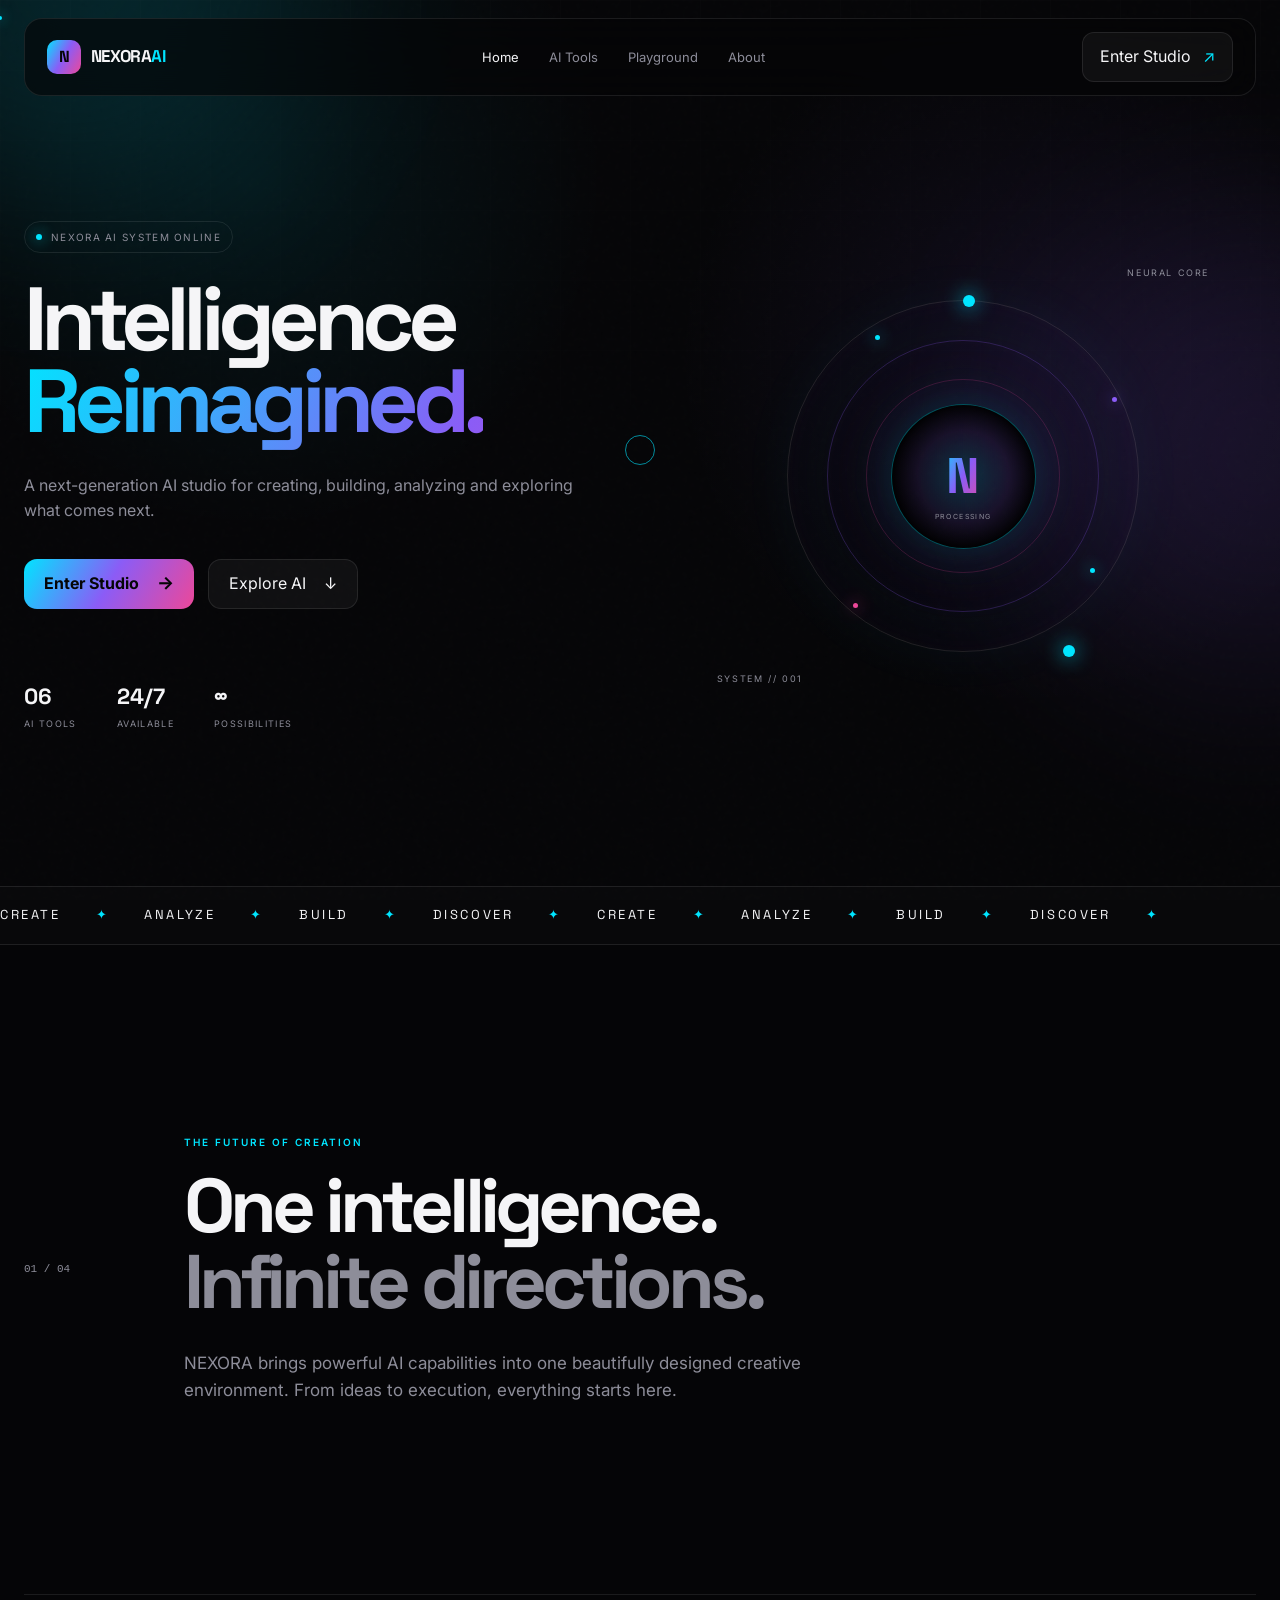
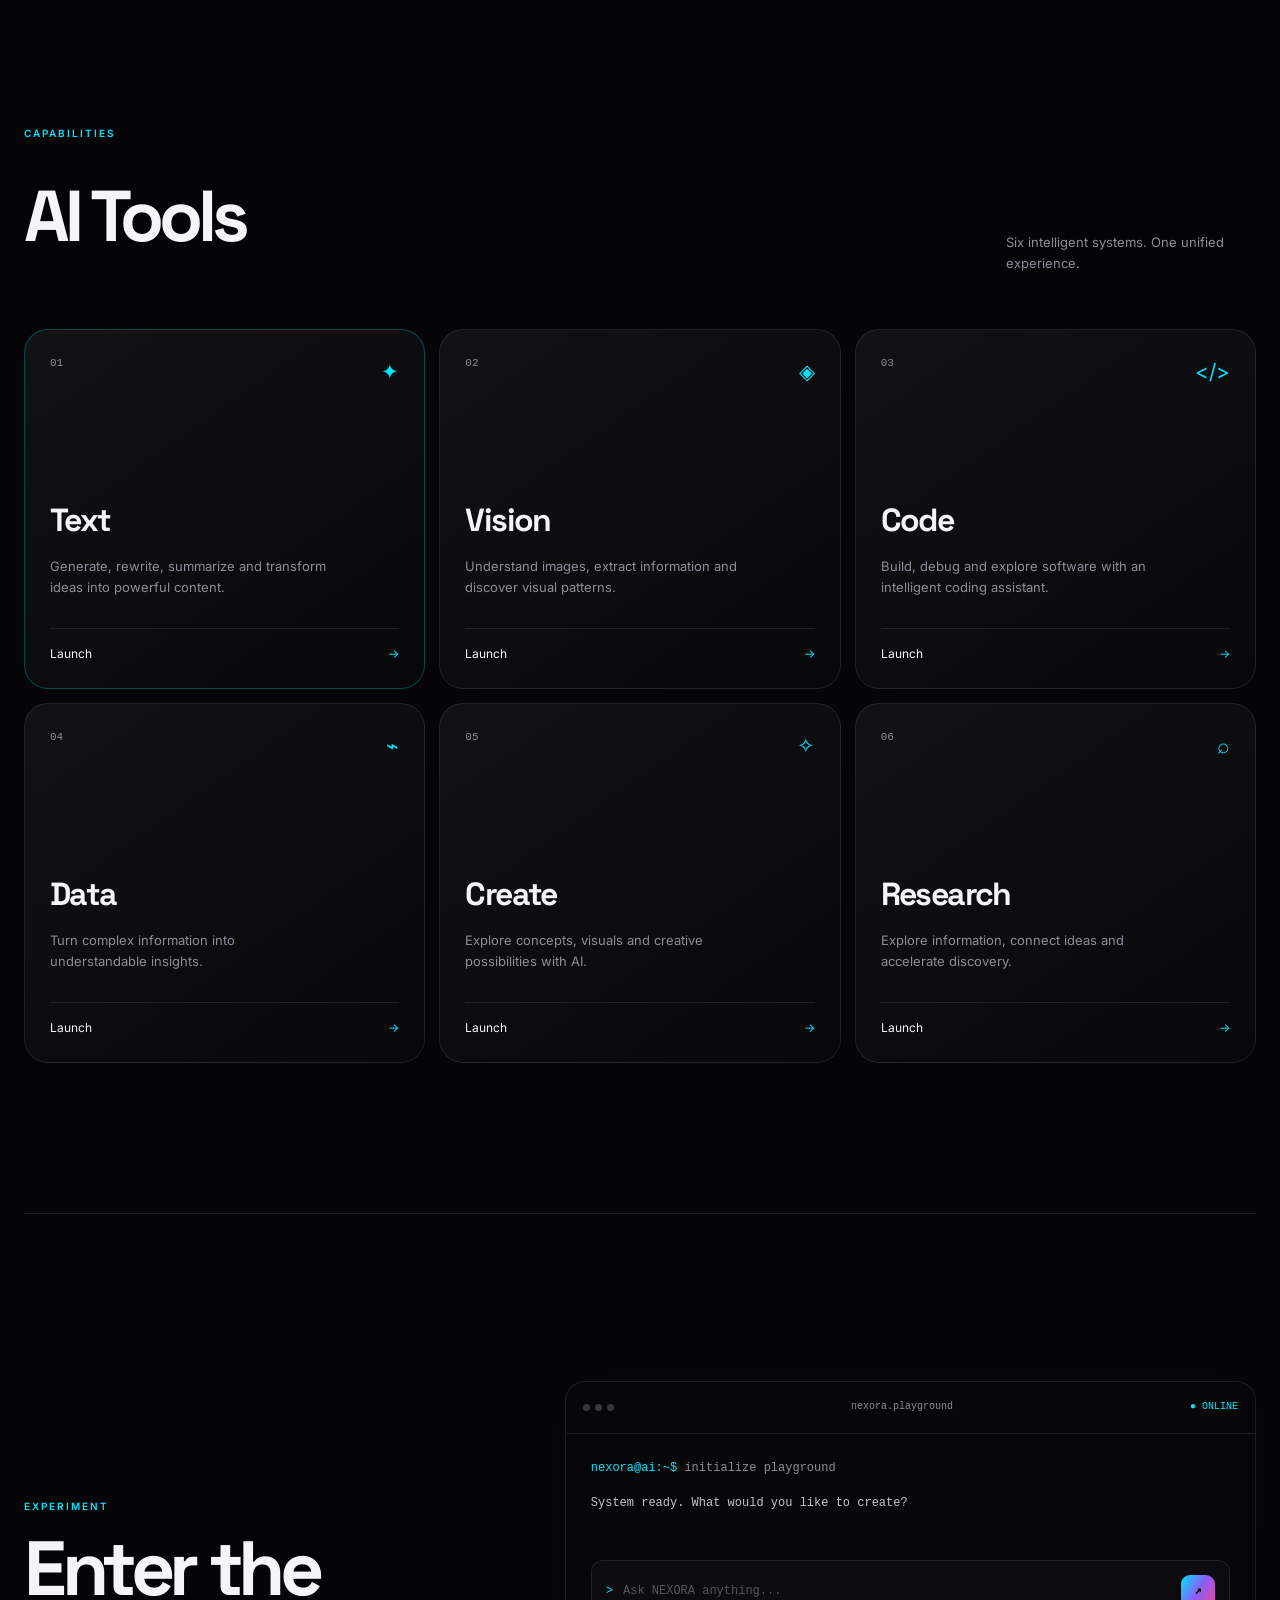
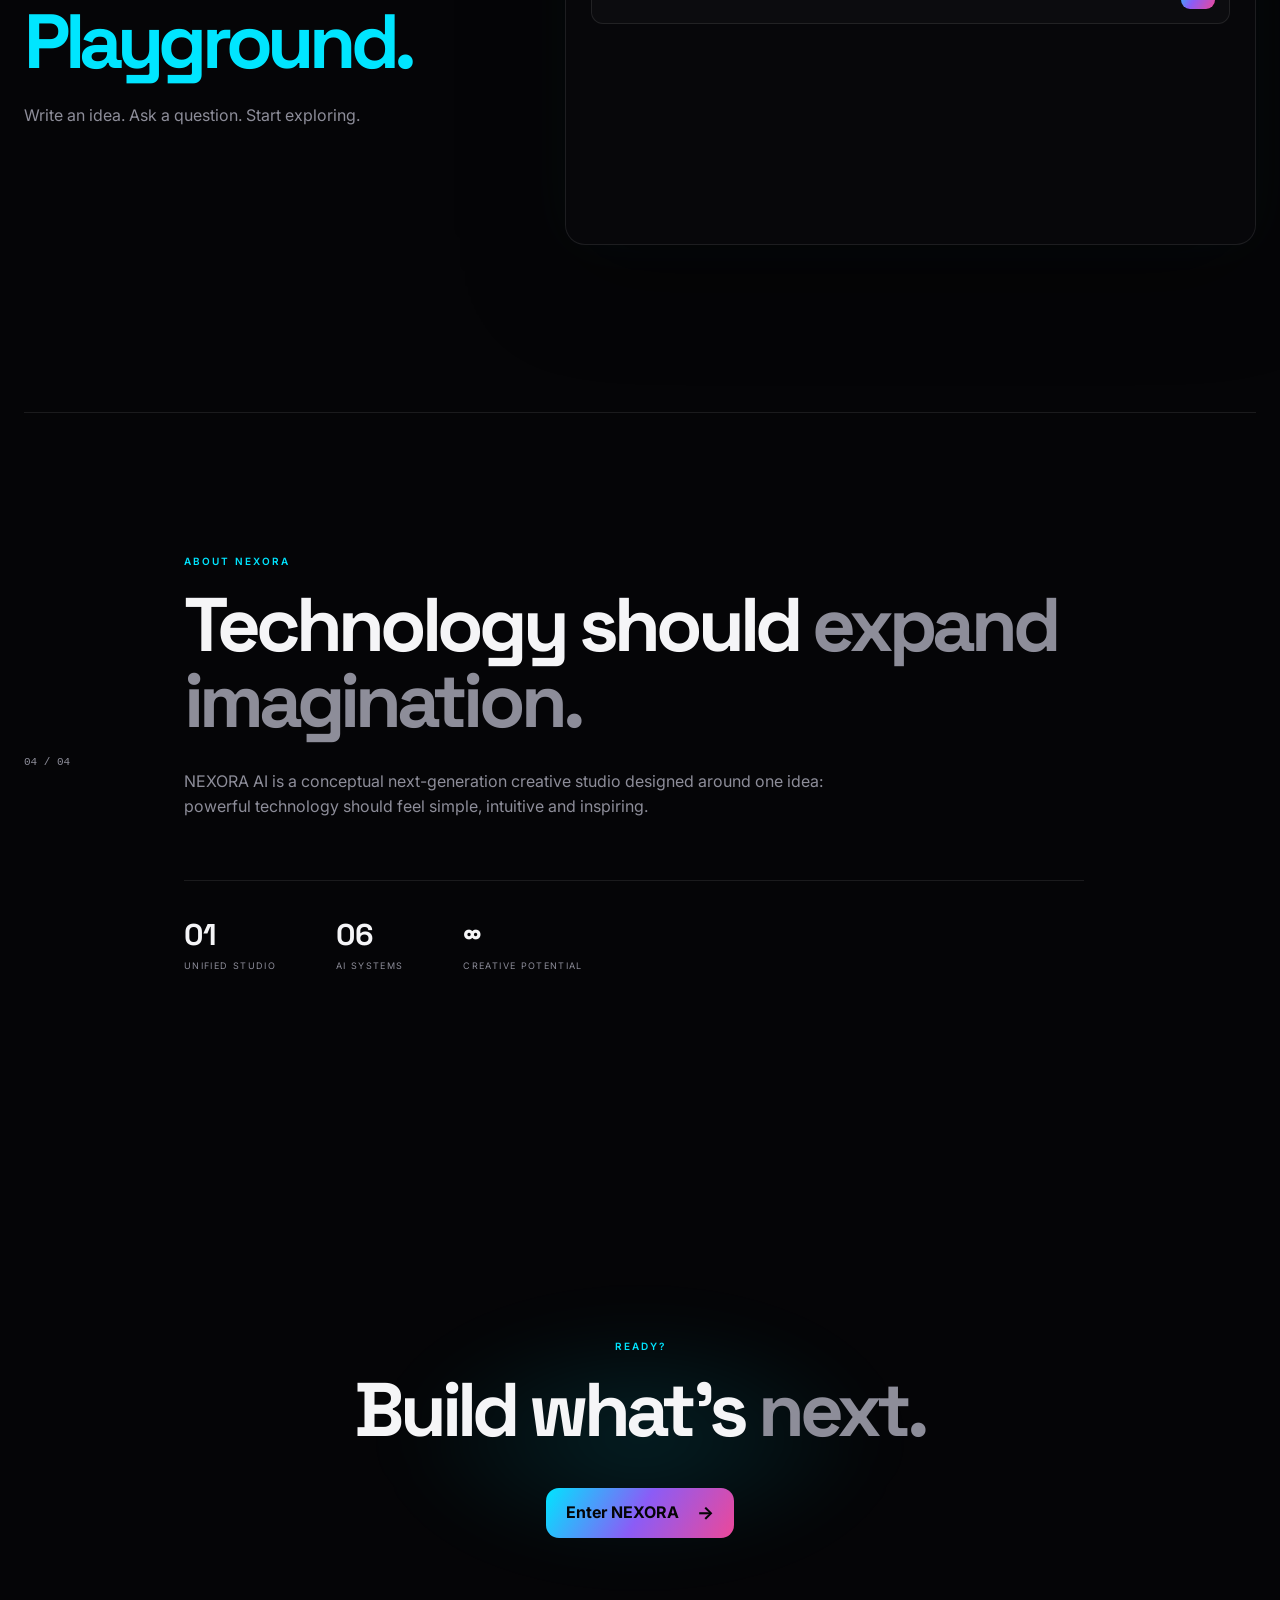
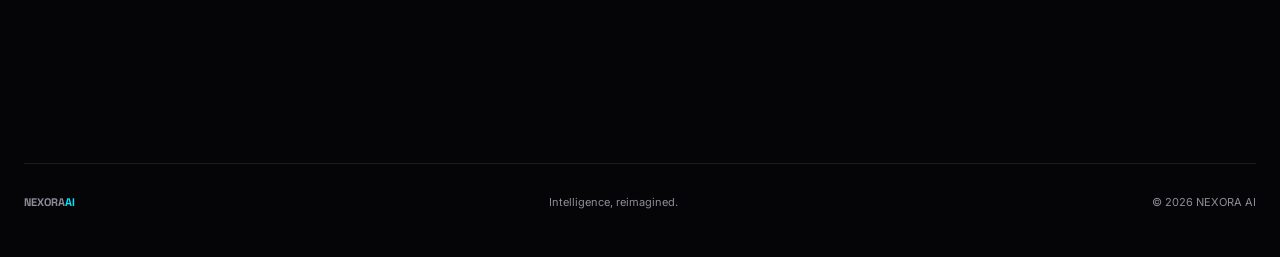
<file: index.html>
<!DOCTYPE html>
<html lang="fr">
<head>
  <meta charset="UTF-8">

  <meta
    name="viewport"
    content="width=device-width, initial-scale=1.0"
  >

  <meta
    name="description"
    content="NEXORA AI — Intelligence, reimagined."
  >

  <title>NEXORA AI — Intelligence, Reimagined</title>

  <link rel="preconnect" href="https://fonts.googleapis.com">
  <link rel="preconnect" href="https://fonts.gstatic.com" crossorigin>

  <link
    href="https://fonts.googleapis.com/css2?family=Inter:wght@400;500;600;700;800&family=Space+Grotesk:wght@400;500;600;700&display=swap"
    rel="stylesheet"
  >

  <link rel="stylesheet" href="style.css">
</head>

<body>

  <!-- BACKGROUND -->
  <div class="background">
    <div class="grid"></div>
    <div class="orb orb-one"></div>
    <div class="orb orb-two"></div>
    <div class="noise"></div>
  </div>

  <!-- CURSOR -->
  <div class="cursor"></div>
  <div class="cursor-dot"></div>

  <!-- NAVIGATION -->
  <header class="navbar">

    <a href="#home" class="logo">
      <span class="logo-mark">
        N
      </span>

      <span class="logo-text">
        NEXORA<span>AI</span>
      </span>
    </a>

    <nav class="nav-links">

      <a href="#home" class="active">
        Home
      </a>

      <a href="#tools">
        AI Tools
      </a>

      <a href="#playground">
        Playground
      </a>

      <a href="#about">
        About
      </a>

    </nav>

    <button class="nav-button" id="openStudio">
      Enter Studio
      <span>↗</span>
    </button>

    <button
      class="menu-button"
      id="menuButton"
      aria-label="Ouvrir le menu"
    >
      <span></span>
      <span></span>
    </button>

  </header>


  <!-- MOBILE MENU -->
  <div class="mobile-menu" id="mobileMenu">

    <a href="#home">Home</a>
    <a href="#tools">AI Tools</a>
    <a href="#playground">Playground</a>
    <a href="#about">About</a>

    <button id="mobileStudio">
      Enter Studio ↗
    </button>

  </div>


  <!-- MAIN -->
  <main>

    <!-- HERO -->
    <section class="hero section" id="home">

      <div class="hero-content">

        <div class="status">
          <span class="status-dot"></span>
          NEXORA AI SYSTEM ONLINE
        </div>

        <h1>
          Intelligence
          <br>

          <span class="gradient-text">
            Reimagined.
          </span>
        </h1>

        <p class="hero-description">
          A next-generation AI studio for creating,
          building, analyzing and exploring what comes next.
        </p>

        <div class="hero-actions">

          <button class="primary-button" id="heroStudio">
            <span>Enter Studio</span>
            <span class="arrow">→</span>
          </button>

          <a href="#tools" class="secondary-button">
            Explore AI
            <span>↓</span>
          </a>

        </div>

        <div class="hero-meta">

          <div>
            <strong>06</strong>
            <span>AI TOOLS</span>
          </div>

          <div>
            <strong>24/7</strong>
            <span>AVAILABLE</span>
          </div>

          <div>
            <strong>∞</strong>
            <span>POSSIBILITIES</span>
          </div>

        </div>

      </div>


      <!-- AI CORE -->
      <div class="ai-visual">

        <div class="visual-label top-label">
          NEURAL CORE
        </div>

        <div class="core">

          <div class="core-ring ring-one"></div>
          <div class="core-ring ring-two"></div>
          <div class="core-ring ring-three"></div>

          <div class="core-center">

            <div class="core-symbol">
              N
            </div>

            <div class="core-status">
              PROCESSING
            </div>

          </div>

          <div class="particle particle-one"></div>
          <div class="particle particle-two"></div>
          <div class="particle particle-three"></div>
          <div class="particle particle-four"></div>

        </div>

        <div class="visual-label bottom-label">
          SYSTEM // 001
        </div>

      </div>

    </section>


    <!-- MARQUEE -->
    <section class="marquee-section">

      <div class="marquee">

        <span>CREATE</span>
        <span>✦</span>
        <span>ANALYZE</span>
        <span>✦</span>
        <span>BUILD</span>
        <span>✦</span>
        <span>DISCOVER</span>
        <span>✦</span>

        <span>CREATE</span>
        <span>✦</span>
        <span>ANALYZE</span>
        <span>✦</span>
        <span>BUILD</span>
        <span>✦</span>
        <span>DISCOVER</span>
        <span>✦</span>

      </div>

    </section>


    <!-- INTRO -->
    <section class="intro section">

      <div class="section-number">
        01 / 04
      </div>

      <div class="intro-content">

        <p class="eyebrow">
          THE FUTURE OF CREATION
        </p>

        <h2>
          One intelligence.
          <br>
          <span>Infinite directions.</span>
        </h2>

        <p>
          NEXORA brings powerful AI capabilities into
          one beautifully designed creative environment.
          From ideas to execution, everything starts here.
        </p>

      </div>

    </section>


    <!-- TOOLS -->
    <section class="tools section" id="tools">

      <div class="section-header">

        <div>
          <p class="eyebrow">
            CAPABILITIES
          </p>

          <h2>
            AI Tools
          </h2>
        </div>

        <p class="section-description">
          Six intelligent systems.
          One unified experience.
        </p>

      </div>


      <div class="tools-grid">

        <article class="tool-card featured">

          <div class="tool-top">
            <span class="tool-number">01</span>
            <span class="tool-icon">✦</span>
          </div>

          <div class="tool-content">

            <h3>
              Text
            </h3>

            <p>
              Generate, rewrite, summarize and
              transform ideas into powerful content.
            </p>

          </div>

          <button class="tool-launch">
            Launch
            <span>→</span>
          </button>

        </article>


        <article class="tool-card">

          <div class="tool-top">
            <span class="tool-number">02</span>
            <span class="tool-icon">◈</span>
          </div>

          <div class="tool-content">

            <h3>
              Vision
            </h3>

            <p>
              Understand images, extract information
              and discover visual patterns.
            </p>

          </div>

          <button class="tool-launch">
            Launch
            <span>→</span>
          </button>

        </article>


        <article class="tool-card">

          <div class="tool-top">
            <span class="tool-number">03</span>
            <span class="tool-icon">&lt;/&gt;</span>
          </div>

          <div class="tool-content">

            <h3>
              Code
            </h3>

            <p>
              Build, debug and explore software
              with an intelligent coding assistant.
            </p>

          </div>

          <button class="tool-launch">
            Launch
            <span>→</span>
          </button>

        </article>


        <article class="tool-card">

          <div class="tool-top">
            <span class="tool-number">04</span>
            <span class="tool-icon">⌁</span>
          </div>

          <div class="tool-content">

            <h3>
              Data
            </h3>

            <p>
              Turn complex information into
              understandable insights.
            </p>

          </div>

          <button class="tool-launch">
            Launch
            <span>→</span>
          </button>

        </article>


        <article class="tool-card">

          <div class="tool-top">
            <span class="tool-number">05</span>
            <span class="tool-icon">✧</span>
          </div>

          <div class="tool-content">

            <h3>
              Create
            </h3>

            <p>
              Explore concepts, visuals and
              creative possibilities with AI.
            </p>

          </div>

          <button class="tool-launch">
            Launch
            <span>→</span>
          </button>

        </article>


        <article class="tool-card">

          <div class="tool-top">
            <span class="tool-number">06</span>
            <span class="tool-icon">⌕</span>
          </div>

          <div class="tool-content">

            <h3>
              Research
            </h3>

            <p>
              Explore information, connect ideas
              and accelerate discovery.
            </p>

          </div>

          <button class="tool-launch">
            Launch
            <span>→</span>
          </button>

        </article>

      </div>

    </section>


    <!-- PLAYGROUND -->
    <section class="playground section" id="playground">

      <div class="playground-copy">

        <p class="eyebrow">
          EXPERIMENT
        </p>

        <h2>
          Enter the
          <span>Playground.</span>
        </h2>

        <p>
          Write an idea. Ask a question.
          Start exploring.
        </p>

      </div>


      <div class="terminal">

        <div class="terminal-header">

          <div class="terminal-dots">
            <span></span>
            <span></span>
            <span></span>
          </div>

          <span>
            nexora.playground
          </span>

          <span class="terminal-online">
            ● ONLINE
          </span>

        </div>


        <div class="terminal-body">

          <div class="terminal-line">
            <span class="prompt">nexora@ai:~$</span>
            <span> initialize playground</span>
          </div>

          <div class="terminal-response">
            System ready.
            What would you like to create?
          </div>

          <div class="terminal-input">

            <span class="prompt">
              &gt;
            </span>

            <input
              type="text"
              id="promptInput"
              placeholder="Ask NEXORA anything..."
              autocomplete="off"
            >

            <button id="sendPrompt">
              ↗
            </button>

          </div>

          <div
            class="terminal-result"
            id="terminalResult"
          ></div>

        </div>

      </div>

    </section>


    <!-- ABOUT -->
    <section class="about section" id="about">

      <div class="section-number">
        04 / 04
      </div>

      <div class="about-content">

        <p class="eyebrow">
          ABOUT NEXORA
        </p>

        <h2>
          Technology should
          <span>expand imagination.</span>
        </h2>

        <p>
          NEXORA AI is a conceptual next-generation
          creative studio designed around one idea:
          powerful technology should feel simple,
          intuitive and inspiring.
        </p>

        <div class="about-stats">

          <div>
            <strong>01</strong>
            <span>UNIFIED STUDIO</span>
          </div>

          <div>
            <strong>06</strong>
            <span>AI SYSTEMS</span>
          </div>

          <div>
            <strong>∞</strong>
            <span>CREATIVE POTENTIAL</span>
          </div>

        </div>

      </div>

    </section>


    <!-- CTA -->
    <section class="final-cta section">

      <div class="cta-glow"></div>

      <p class="eyebrow">
        READY?
      </p>

      <h2>
        Build what's
        <span>next.</span>
      </h2>

      <button class="primary-button" id="finalStudio">

        <span>Enter NEXORA</span>
        <span class="arrow">→</span>

      </button>

    </section>

  </main>


  <!-- STUDIO MODAL -->
  <div class="studio-modal" id="studioModal">

    <div class="studio-window">

      <div class="studio-window-header">

        <div class="logo">
          <span class="logo-mark">N</span>
          <span class="logo-text">
            NEXORA<span>AI</span>
          </span>
        </div>

        <button id="closeStudio">
          ×
        </button>

      </div>


      <div class="studio-layout">

        <aside class="studio-sidebar">

          <button class="studio-side active">
            ✦
            <span>Overview</span>
          </button>

          <button class="studio-side">
            ◈
            <span>Vision</span>
          </button>

          <button class="studio-side">
            &lt;/&gt;
            <span>Code</span>
          </button>

          <button class="studio-side">
            ✧
            <span>Create</span>
          </button>

        </aside>


        <div class="studio-main">

          <div class="studio-welcome">

            <span class="status">
              <span class="status-dot"></span>
              SYSTEM READY
            </span>

            <h2>
              Welcome to
              <span>NEXORA.</span>
            </h2>

            <p>
              Your intelligent creative workspace
              is ready.
            </p>

          </div>


          <div class="studio-command">

            <textarea
              id="studioInput"
              placeholder="What would you like to create?"
            ></textarea>

            <button id="studioSend">
              Run →
            </button>

          </div>


          <div
            class="studio-output"
            id="studioOutput"
          >
            <span class="output-label">
              NEXORA OUTPUT
            </span>

            <p>
              Awaiting your first command...
            </p>

          </div>

        </div>

      </div>

    </div>

  </div>


  <!-- FOOTER -->
  <footer>

    <div class="footer-logo">
      NEXORA<span>AI</span>
    </div>

    <p>
      Intelligence, reimagined.
    </p>

    <span>
      © 2026 NEXORA AI
    </span>

  </footer>


  <script src="script.js"></script>

</body>
</html>
</file>
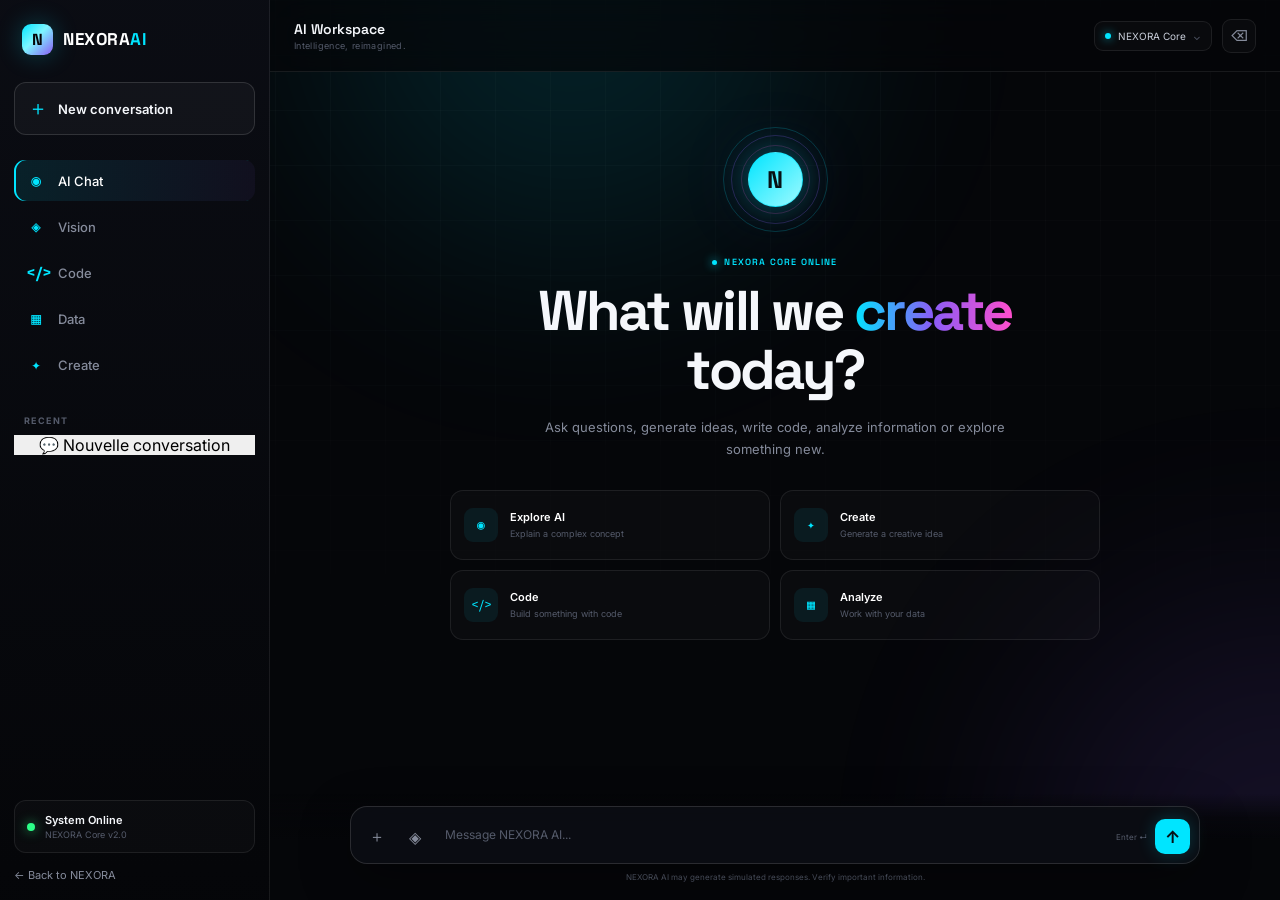
<file: workspace.html>
<!DOCTYPE html>
<html lang="fr">
<head>
    <meta charset="UTF-8">
    <meta name="viewport" content="width=device-width, initial-scale=1.0">

    <title>NEXORA AI — Workspace</title>

    <meta
        name="description"
        content="NEXORA AI Intelligence Workspace"
    >

    <link rel="preconnect" href="https://fonts.googleapis.com">
    <link rel="preconnect" href="https://fonts.gstatic.com" crossorigin>

    <link
        href="https://fonts.googleapis.com/css2?family=Inter:wght@400;500;600;700&family=Space+Grotesk:wght@400;500;600;700&display=swap"
        rel="stylesheet"
    >

    <link rel="stylesheet" href="workspace.css">
</head>

<body>

    <!-- BACKGROUND -->
    <div class="background-grid"></div>
    <div class="background-glow glow-one"></div>
    <div class="background-glow glow-two"></div>

    <!-- APP -->
    <div class="workspace-app">

        <!-- SIDEBAR -->
        <aside class="sidebar" id="sidebar">

            <div class="sidebar-top">

                <a href="../index.html" class="brand">
                    <span class="brand-mark">
                        N
                    </span>

                    <span class="brand-name">
                        NEXORA<span>AI</span>
                    </span>
                </a>

                <button
                    class="new-chat"
                    id="newChatBtn"
                    type="button"
                >
                    <span>＋</span>
                    <span>New conversation</span>
                </button>

                <!-- NAVIGATION -->
                <nav class="workspace-nav">

                    <button class="nav-item active" data-mode="chat">
                        <span class="nav-icon">◉</span>
                        <span>AI Chat</span>
                    </button>

                    <button class="nav-item" data-mode="vision">
                        <span class="nav-icon">◈</span>
                        <span>Vision</span>
                    </button>

                    <button class="nav-item" data-mode="code">
                        <span class="nav-icon">&lt;/&gt;</span>
                        <span>Code</span>
                    </button>

                    <button class="nav-item" data-mode="data">
                        <span class="nav-icon">▦</span>
                        <span>Data</span>
                    </button>

                    <button class="nav-item" data-mode="create">
                        <span class="nav-icon">✦</span>
                        <span>Create</span>
                    </button>

                </nav>

                <!-- RECENT -->
                <div class="recent-section">

                    <div class="section-label">
                        RECENT
                    </div>

                    <div class="conversation-list" id="conversationList">

                        <button class="conversation active">
                            <span>◉</span>
                            <span>Welcome to NEXORA</span>
                        </button>

                    </div>

                </div>

            </div>

            <!-- SIDEBAR BOTTOM -->
            <div class="sidebar-bottom">

                <div class="system-status">
                    <span class="status-dot"></span>

                    <div>
                        <strong>System Online</strong>
                        <small>NEXORA Core v2.0</small>
                    </div>
                </div>

                <button class="back-home" id="backHomeBtn">
                    ← Back to NEXORA
                </button>

            </div>

        </aside>


        <!-- MAIN -->
        <main class="main-workspace">

            <!-- TOPBAR -->
            <header class="workspace-header">

                <div class="header-left">

                    <button
                        class="mobile-menu"
                        id="mobileMenuBtn"
                        type="button"
                        aria-label="Open menu"
                    >
                        ☰
                    </button>

                    <div>
                        <div class="workspace-title">
                            AI Workspace
                        </div>

                        <div class="workspace-subtitle">
                            Intelligence, reimagined.
                        </div>
                    </div>

                </div>

                <div class="header-right">

                    <div class="model-selector">
                        <span class="model-dot"></span>
                        <span>NEXORA Core</span>
                        <span class="selector-arrow">⌄</span>
                    </div>

                    <button
                        class="icon-button"
                        id="clearBtn"
                        type="button"
                        aria-label="Clear conversation"
                    >
                        ⌫
                    </button>

                </div>

            </header>


            <!-- CHAT AREA -->
            <section class="chat-area" id="chatArea">

                <!-- WELCOME -->
                <div class="welcome-screen" id="welcomeScreen">

                    <div class="ai-orb">

                        <div class="orb-ring ring-a"></div>
                        <div class="orb-ring ring-b"></div>
                        <div class="orb-ring ring-c"></div>

                        <div class="orb-core">
                            N
                        </div>

                    </div>

                    <div class="welcome-status">
                        <span></span>
                        NEXORA CORE ONLINE
                    </div>

                    <h1>
                        What will we
                        <span>create</span>
                        today?
                    </h1>

                    <p>
                        Ask questions, generate ideas,
                        write code, analyze information
                        or explore something new.
                    </p>

                    <!-- SUGGESTIONS -->
                    <div class="suggestions">

                        <button
                            class="suggestion"
                            data-prompt="Explique-moi comment fonctionne l'intelligence artificielle."
                        >
                            <span>◉</span>
                            <div>
                                <strong>Explore AI</strong>
                                <small>Explain a complex concept</small>
                            </div>
                        </button>

                        <button
                            class="suggestion"
                            data-prompt="Crée-moi une idée de site web futuriste."
                        >
                            <span>✦</span>
                            <div>
                                <strong>Create</strong>
                                <small>Generate a creative idea</small>
                            </div>
                        </button>

                        <button
                            class="suggestion"
                            data-prompt="Écris-moi un exemple de code JavaScript moderne."
                        >
                            <span>&lt;/&gt;</span>
                            <div>
                                <strong>Code</strong>
                                <small>Build something with code</small>
                            </div>
                        </button>

                        <button
                            class="suggestion"
                            data-prompt="Donne-moi une méthode pour analyser un jeu de données."
                        >
                            <span>▦</span>
                            <div>
                                <strong>Analyze</strong>
                                <small>Work with your data</small>
                            </div>
                        </button>

                    </div>

                </div>


                <!-- MESSAGES -->
                <div
                    class="messages-container"
                    id="messagesContainer"
                ></div>

            </section>


            <!-- INPUT AREA -->
            <section class="composer-section">

                <div class="composer-wrapper">

                    <div class="composer-tools">

                        <button
                            class="composer-tool"
                            id="attachBtn"
                            type="button"
                        >
                            ＋
                        </button>

                        <button
                            class="composer-tool"
                            type="button"
                            data-mode="vision"
                        >
                            ◈
                        </button>

                    </div>

                    <textarea
                        id="promptInput"
                        class="prompt-input"
                        rows="1"
                        placeholder="Message NEXORA AI..."
                        autocomplete="off"
                    ></textarea>

                    <div class="composer-actions">

                        <span class="shortcut">
                            Enter ↵
                        </span>

                        <button
                            class="send-button"
                            id="sendBtn"
                            type="button"
                            aria-label="Send message"
                        >
                            ↑
                        </button>

                    </div>

                </div>

                <div class="composer-note">
                    NEXORA AI may generate simulated responses.
                    Verify important information.
                </div>

            </section>

        </main>

    </div>


    <!-- MOBILE OVERLAY -->
    <div
        class="sidebar-overlay"
        id="sidebarOverlay"
    ></div>


    <!-- JAVASCRIPT -->
    <script src="workspace.js"></script>

</body>
</html>
</file>
<file: style.css>
/* =========================================================
   NEXORA AI — FUTURISTIC AI STUDIO
   STYLE.CSS
========================================================= */

:root {
  --bg: #050507;
  --bg-soft: #0a0a0f;
  --surface: rgba(255, 255, 255, 0.045);
  --surface-strong: rgba(255, 255, 255, 0.075);

  --text: #f5f5f7;
  --muted: #8d8d99;
  --line: rgba(255, 255, 255, 0.09);

  --cyan: #00e5ff;
  --violet: #8b5cf6;
  --pink: #ec4899;

  --gradient: linear-gradient(
    120deg,
    var(--cyan),
    var(--violet),
    var(--pink)
  );

  --radius: 24px;
  --max-width: 1280px;

  --font-main: "Inter", sans-serif;
  --font-display: "Space Grotesk", sans-serif;
}

/* =========================================================
   RESET
========================================================= */

* {
  margin: 0;
  padding: 0;
  box-sizing: border-box;
}

html {
  scroll-behavior: smooth;
}

body {
  background: var(--bg);
  color: var(--text);
  font-family: var(--font-main);
  overflow-x: hidden;
  line-height: 1.6;
}

button,
input,
textarea {
  font: inherit;
}

button {
  border: 0;
  cursor: pointer;
}

a {
  color: inherit;
  text-decoration: none;
}

/* =========================================================
   BACKGROUND
========================================================= */

.background {
  position: fixed;
  inset: 0;
  pointer-events: none;
  overflow: hidden;
  z-index: -10;
  background:
    radial-gradient(
      circle at 20% 20%,
      rgba(0, 229, 255, 0.07),
      transparent 28%
    ),
    radial-gradient(
      circle at 80% 40%,
      rgba(139, 92, 246, 0.08),
      transparent 30%
    ),
    var(--bg);
}

.grid {
  position: absolute;
  inset: 0;
  opacity: 0.25;

  background-image:
    linear-gradient(
      rgba(255,255,255,0.035) 1px,
      transparent 1px
    ),
    linear-gradient(
      90deg,
      rgba(255,255,255,0.035) 1px,
      transparent 1px
    );

  background-size: 70px 70px;

  mask-image: linear-gradient(
    to bottom,
    black,
    transparent 90%
  );
}

.orb {
  position: absolute;
  width: 450px;
  height: 450px;
  border-radius: 50%;
  filter: blur(100px);
  opacity: 0.12;
}

.orb-one {
  background: var(--cyan);
  top: -250px;
  left: -150px;
}

.orb-two {
  background: var(--violet);
  right: -200px;
  top: 25%;
}

.noise {
  position: absolute;
  inset: 0;
  opacity: 0.025;
  background-image: url(
    "data:image/svg+xml,%3Csvg viewBox='0 0 180 180' xmlns='http://www.w3.org/2000/svg'%3E%3Cfilter id='n'%3E%3CfeTurbulence type='fractalNoise' baseFrequency='.9' numOctaves='4' stitchTiles='stitch'/%3E%3C/filter%3E%3Crect width='100%25' height='100%25' filter='url(%23n)' opacity='.5'/%3E%3C/svg%3E"
  );
}

/* =========================================================
   NAVBAR
========================================================= */

.navbar {
  width: min(100% - 48px, var(--max-width));
  height: 78px;

  margin: 18px auto 0;

  display: flex;
  align-items: center;
  justify-content: space-between;

  padding: 0 22px;

  border: 1px solid var(--line);
  border-radius: 18px;

  background: rgba(5, 5, 7, 0.65);
  backdrop-filter: blur(20px);

  position: relative;
  z-index: 100;
}

.logo {
  display: flex;
  align-items: center;
  gap: 10px;

  font-family: var(--font-display);
  font-weight: 700;
  letter-spacing: -0.04em;
}

.logo-mark {
  width: 34px;
  height: 34px;

  display: grid;
  place-items: center;

  border-radius: 10px;

  background: var(--gradient);

  color: #050507;
  font-weight: 800;
}

.logo-text {
  font-size: 17px;
}

.logo-text span {
  color: var(--cyan);
}

.nav-links {
  display: flex;
  align-items: center;
  gap: 30px;
}

.nav-links a {
  color: var(--muted);
  font-size: 13px;
  transition: 0.3s ease;
}

.nav-links a:hover,
.nav-links a.active {
  color: var(--text);
}

.nav-button {
  display: flex;
  align-items: center;
  gap: 12px;

  padding: 11px 17px;

  color: var(--text);
  background: var(--surface);

  border: 1px solid var(--line);
  border-radius: 12px;

  transition: 0.3s ease;
}

.nav-button:hover {
  border-color: rgba(0, 229, 255, 0.4);
  transform: translateY(-2px);
}

.nav-button span {
  color: var(--cyan);
}

.menu-button {
  display: none;

  width: 42px;
  height: 42px;

  background: var(--surface);
  border: 1px solid var(--line);
  border-radius: 12px;

  position: relative;
}

.menu-button span {
  position: absolute;
  left: 11px;

  width: 20px;
  height: 2px;

  background: white;
}

.menu-button span:first-child {
  top: 16px;
}

.menu-button span:last-child {
  top: 23px;
}

/* =========================================================
   MOBILE MENU
========================================================= */

.mobile-menu {
  display: none;

  position: fixed;
  top: 108px;
  left: 24px;
  right: 24px;

  padding: 22px;

  background: rgba(8, 8, 12, 0.95);
  border: 1px solid var(--line);
  border-radius: 20px;

  backdrop-filter: blur(25px);

  z-index: 200;
}

.mobile-menu.open {
  display: flex;
  flex-direction: column;
  gap: 18px;
}

.mobile-menu a {
  color: var(--muted);
  padding: 8px;
}

.mobile-menu button {
  margin-top: 8px;
  padding: 14px;

  color: #050507;
  background: var(--gradient);

  border-radius: 12px;
  font-weight: 700;
}

/* =========================================================
   SECTIONS
========================================================= */

.section {
  width: min(100% - 48px, var(--max-width));
  margin: auto;
}

/* =========================================================
   HERO
========================================================= */

.hero {
  min-height: calc(100vh - 110px);

  display: grid;
  grid-template-columns: 1fr 1fr;
  align-items: center;

  gap: 60px;

  padding-top: 70px;
  padding-bottom: 100px;
}

.hero-content {
  position: relative;
  z-index: 2;
}

.status {
  display: inline-flex;
  align-items: center;
  gap: 9px;

  padding: 7px 11px;

  border: 1px solid var(--line);
  border-radius: 100px;

  color: var(--muted);

  font-size: 10px;
  letter-spacing: 0.13em;
  text-transform: uppercase;
}

.status-dot {
  width: 6px;
  height: 6px;

  border-radius: 50%;
  background: var(--cyan);

  box-shadow: 0 0 14px var(--cyan);

  animation: pulse 2s infinite;
}

.hero h1 {
  margin-top: 25px;

  font-family: var(--font-display);

  font-size: clamp(58px, 7vw, 105px);
  line-height: 0.92;

  letter-spacing: -0.075em;
}

.gradient-text {
  background: var(--gradient);
  background-size: 200% auto;

  -webkit-background-clip: text;
  background-clip: text;

  color: transparent;

  animation: gradientMove 6s ease infinite;
}

.hero-description {
  max-width: 570px;

  margin-top: 30px;

  color: var(--muted);

  font-size: 16px;
}

.hero-actions {
  display: flex;
  align-items: center;
  gap: 14px;

  margin-top: 35px;
}

.primary-button,
.secondary-button {
  display: inline-flex;
  align-items: center;
  justify-content: center;
  gap: 18px;

  min-height: 50px;

  padding: 0 20px;

  border-radius: 13px;

  transition: 0.3s ease;
}

.primary-button {
  color: #050507;
  background: var(--gradient);
  font-weight: 700;
}

.primary-button:hover {
  transform: translateY(-3px);
  box-shadow: 0 12px 40px rgba(0, 229, 255, 0.15);
}

.secondary-button {
  color: var(--text);
  background: var(--surface);
  border: 1px solid var(--line);
}

.secondary-button:hover {
  border-color: rgba(255,255,255,0.25);
  transform: translateY(-3px);
}

.arrow {
  font-size: 18px;
}

.hero-meta {
  display: flex;
  gap: 40px;

  margin-top: 70px;
}

.hero-meta div {
  display: flex;
  flex-direction: column;
  gap: 3px;
}

.hero-meta strong {
  font-family: var(--font-display);
  font-size: 22px;
}

.hero-meta span {
  color: var(--muted);
  font-size: 9px;
  letter-spacing: 0.15em;
}

/* =========================================================
   AI CORE
========================================================= */

.ai-visual {
  min-height: 600px;

  display: grid;
  place-items: center;

  position: relative;
}

.visual-label {
  position: absolute;

  color: var(--muted);

  font-size: 9px;
  letter-spacing: 0.18em;
}

.top-label {
  top: 15%;
  right: 8%;
}

.bottom-label {
  bottom: 15%;
  left: 8%;
}

.core {
  width: min(440px, 80vw);
  aspect-ratio: 1;

  position: relative;

  display: grid;
  place-items: center;
}

.core-ring {
  position: absolute;
  inset: 10%;

  border-radius: 50%;

  border: 1px solid rgba(255,255,255,0.1);

  box-shadow:
    0 0 60px rgba(0,229,255,0.04),
    inset 0 0 60px rgba(139,92,246,0.04);
}

.ring-one {
  animation: rotate 18s linear infinite;
}

.ring-one::before,
.ring-one::after {
  content: "";

  position: absolute;

  width: 12px;
  height: 12px;

  border-radius: 50%;

  background: var(--cyan);
  box-shadow: 0 0 20px var(--cyan);
}

.ring-one::before {
  top: -6px;
  left: 50%;
}

.ring-one::after {
  bottom: -6px;
  right: 18%;
}

.ring-two {
  inset: 19%;

  border-color: rgba(139,92,246,0.25);

  animation: rotateReverse 12s linear infinite;
}

.ring-three {
  inset: 28%;

  border-color: rgba(236,72,153,0.2);

  animation: rotate 8s linear infinite;
}

.core-center {
  width: 145px;
  height: 145px;

  border-radius: 50%;

  display: grid;
  place-items: center;

  position: relative;

  background:
    radial-gradient(
      circle,
      rgba(0,229,255,0.18),
      rgba(139,92,246,0.08) 45%,
      rgba(0,0,0,0.95) 72%
    );

  border: 1px solid rgba(0,229,255,0.35);

  box-shadow:
    0 0 40px rgba(0,229,255,0.15),
    0 0 100px rgba(139,92,246,0.08);

  animation: coreFloat 4s ease-in-out infinite;
}

.core-symbol {
  font-family: var(--font-display);
  font-size: 50px;
  font-weight: 800;

  background: var(--gradient);

  -webkit-background-clip: text;
  background-clip: text;

  color: transparent;
}

.core-status {
  position: absolute;
  bottom: 25px;

  color: var(--muted);

  font-size: 7px;
  letter-spacing: 0.2em;
}

.particle {
  position: absolute;

  width: 5px;
  height: 5px;

  border-radius: 50%;

  background: var(--cyan);

  box-shadow: 0 0 15px var(--cyan);
}

.particle-one {
  top: 18%;
  left: 30%;
  animation: particleFloat 5s infinite;
}

.particle-two {
  top: 32%;
  right: 15%;
  background: var(--violet);
  box-shadow: 0 0 15px var(--violet);
  animation: particleFloat 4s 1s infinite;
}

.particle-three {
  bottom: 20%;
  left: 25%;
  background: var(--pink);
  box-shadow: 0 0 15px var(--pink);
  animation: particleFloat 6s 0.5s infinite;
}

.particle-four {
  bottom: 28%;
  right: 20%;
  animation: particleFloat 5s 2s infinite;
}

/* =========================================================
   MARQUEE
========================================================= */

.marquee-section {
  width: 100%;
  overflow: hidden;

  border-top: 1px solid var(--line);
  border-bottom: 1px solid var(--line);

  padding: 18px 0;

  background: rgba(255,255,255,0.015);
}

.marquee {
  display: flex;
  align-items: center;
  gap: 35px;

  width: max-content;

  animation: marquee 25s linear infinite;
}

.marquee span {
  font-family: var(--font-display);
  font-size: 13px;
  letter-spacing: 0.2em;
}

.marquee span:nth-child(even) {
  color: var(--cyan);
}

/* =========================================================
   INTRO
========================================================= */

.intro {
  min-height: 650px;

  display: grid;
  grid-template-columns: 160px 1fr;
  align-items: center;

  border-bottom: 1px solid var(--line);
}

.section-number {
  color: var(--muted);

  font-family: monospace;
  font-size: 11px;
}

.intro-content {
  max-width: 850px;
}

.eyebrow {
  margin-bottom: 18px;

  color: var(--cyan);

  font-size: 10px;
  font-weight: 600;

  letter-spacing: 0.2em;
}

.intro h2,
.about h2,
.final-cta h2 {
  font-family: var(--font-display);

  font-size: clamp(42px, 6vw, 76px);

  line-height: 1;

  letter-spacing: -0.065em;
}

.intro h2 span,
.about h2 span,
.final-cta h2 span {
  color: var(--muted);
}

.intro-content > p:last-child {
  max-width: 650px;

  margin-top: 30px;

  color: var(--muted);

  font-size: 17px;
}

/* =========================================================
   TOOLS
========================================================= */

.tools {
  padding-top: 130px;
  padding-bottom: 150px;
}

.section-header {
  display: flex;
  justify-content: space-between;
  align-items: end;

  margin-bottom: 55px;
}

.section-header h2 {
  font-family: var(--font-display);

  font-size: clamp(45px, 6vw, 72px);

  letter-spacing: -0.07em;
}

.section-description {
  max-width: 250px;

  color: var(--muted);

  font-size: 13px;
}

.tools-grid {
  display: grid;

  grid-template-columns: repeat(3, 1fr);

  gap: 14px;
}

.tool-card {
  min-height: 360px;

  display: flex;
  flex-direction: column;

  padding: 25px;

  border: 1px solid var(--line);
  border-radius: var(--radius);

  background:
    linear-gradient(
      145deg,
      rgba(255,255,255,0.055),
      rgba(255,255,255,0.015)
    );

  position: relative;
  overflow: hidden;

  transition:
    transform 0.4s ease,
    border-color 0.4s ease,
    background 0.4s ease;
}

.tool-card::before {
  content: "";

  position: absolute;

  width: 200px;
  height: 200px;

  right: -100px;
  top: -100px;

  border-radius: 50%;

  background: var(--cyan);

  filter: blur(80px);

  opacity: 0;

  transition: 0.4s ease;
}

.tool-card:hover {
  transform: translateY(-8px);

  border-color: rgba(0,229,255,0.25);

  background:
    linear-gradient(
      145deg,
      rgba(255,255,255,0.08),
      rgba(255,255,255,0.02)
    );
}

.tool-card:hover::before {
  opacity: 0.08;
}

.tool-card.featured {
  border-color: rgba(0,229,255,0.25);
}

.tool-top {
  display: flex;
  justify-content: space-between;
}

.tool-number {
  color: var(--muted);

  font-family: monospace;
  font-size: 11px;
}

.tool-icon {
  color: var(--cyan);
  font-size: 21px;
}

.tool-content {
  margin-top: auto;
}

.tool-content h3 {
  font-family: var(--font-display);

  font-size: 32px;

  letter-spacing: -0.05em;
}

.tool-content p {
  margin-top: 10px;

  color: var(--muted);

  font-size: 13px;

  max-width: 280px;
}

.tool-launch {
  width: 100%;

  display: flex;
  justify-content: space-between;

  margin-top: 30px;

  padding-top: 15px;

  background: transparent;

  color: var(--text);

  border-top: 1px solid var(--line);

  font-size: 12px;
}

.tool-launch span {
  color: var(--cyan);

  transition: 0.3s ease;
}

.tool-card:hover .tool-launch span {
  transform: translateX(6px);
}

/* =========================================================
   PLAYGROUND
========================================================= */

.playground {
  min-height: 800px;

  display: grid;
  grid-template-columns: 0.8fr 1.2fr;
  align-items: center;

  gap: 80px;

  border-top: 1px solid var(--line);
  border-bottom: 1px solid var(--line);
}

.playground-copy h2 {
  font-family: var(--font-display);

  font-size: clamp(48px, 6vw, 78px);

  line-height: 0.95;

  letter-spacing: -0.07em;
}

.playground-copy h2 span {
  color: var(--cyan);
}

.playground-copy > p:last-child {
  margin-top: 25px;

  color: var(--muted);
}

/* =========================================================
   TERMINAL
========================================================= */

.terminal {
  border: 1px solid var(--line);

  border-radius: 20px;

  overflow: hidden;

  background: #07070a;

  box-shadow:
    0 30px 100px rgba(0,0,0,0.4),
    0 0 60px rgba(0,229,255,0.04);
}

.terminal-header {
  height: 52px;

  display: flex;
  align-items: center;
  justify-content: space-between;

  padding: 0 17px;

  border-bottom: 1px solid var(--line);

  color: var(--muted);

  font-family: monospace;
  font-size: 10px;
}

.terminal-dots {
  display: flex;
  gap: 5px;
}

.terminal-dots span {
  width: 7px;
  height: 7px;

  border-radius: 50%;

  background: rgba(255,255,255,0.2);
}

.terminal-online {
  color: var(--cyan);
}

.terminal-body {
  min-height: 410px;

  padding: 25px;

  font-family: monospace;
  font-size: 12px;
}

.terminal-line {
  color: var(--muted);
}

.prompt {
  color: var(--cyan);
}

.terminal-response {
  margin-top: 15px;

  color: #c4c4ca;

  line-height: 1.8;
}

.terminal-input {
  display: flex;
  align-items: center;

  margin-top: 45px;

  padding: 14px;

  border: 1px solid var(--line);
  border-radius: 12px;

  background: rgba(255,255,255,0.025);
}

.terminal-input input {
  flex: 1;

  min-width: 0;

  margin: 0 10px;

  background: transparent;

  border: 0;
  outline: 0;

  color: var(--text);

  font-family: monospace;
  font-size: 12px;
}

.terminal-input input::placeholder {
  color: #55555e;
}

.terminal-input button {
  width: 34px;
  height: 34px;

  border-radius: 9px;

  background: var(--gradient);

  color: #050507;

  font-weight: 800;
}

.terminal-result {
  display: none;

  margin-top: 20px;

  padding: 15px;

  border-left: 2px solid var(--cyan);

  color: #c9c9d0;

  line-height: 1.7;
}

.terminal-result.show {
  display: block;
}

/* =========================================================
   ABOUT
========================================================= */

.about {
  min-height: 700px;

  display: grid;
  grid-template-columns: 160px 1fr;
  align-items: center;
}

.about-content {
  max-width: 900px;
}

.about-content > p:nth-of-type(2) {
  max-width: 650px;

  margin-top: 30px;

  color: var(--muted);

  font-size: 16px;
}

.about-stats {
  display: flex;
  gap: 60px;

  margin-top: 60px;

  padding-top: 30px;

  border-top: 1px solid var(--line);
}

.about-stats div {
  display: flex;
  flex-direction: column;
}

.about-stats strong {
  font-family: var(--font-display);
  font-size: 30px;
}

.about-stats span {
  color: var(--muted);

  font-size: 9px;

  letter-spacing: 0.15em;
}

/* =========================================================
   FINAL CTA
========================================================= */

.final-cta {
  min-height: 650px;

  display: flex;
  flex-direction: column;
  align-items: center;
  justify-content: center;

  text-align: center;

  position: relative;
}

.cta-glow {
  position: absolute;

  width: 500px;
  height: 250px;

  border-radius: 50%;

  background:
    radial-gradient(
      ellipse,
      rgba(0,229,255,0.12),
      transparent 70%
    );

  filter: blur(30px);

  pointer-events: none;
}

.final-cta h2 {
  position: relative;
  z-index: 1;

  max-width: 800px;
}

.final-cta .eyebrow {
  position: relative;
  z-index: 1;
}

.final-cta button {
  position: relative;
  z-index: 1;

  margin-top: 40px;
}

/* =========================================================
   MODAL
========================================================= */

.studio-modal {
  position: fixed;
  inset: 0;

  display: none;
  place-items: center;

  padding: 20px;

  background: rgba(0,0,0,0.75);

  backdrop-filter: blur(18px);

  z-index: 1000;
}

.studio-modal.open {
  display: grid;
}

.studio-window {
  width: min(1100px, 100%);

  height: min(700px, 90vh);

  overflow: hidden;

  border: 1px solid rgba(255,255,255,0.12);

  border-radius: 24px;

  background: #08080c;

  box-shadow:
    0 50px 150px rgba(0,0,0,0.6),
    0 0 100px rgba(0,229,255,0.05);

  animation: modalIn 0.4s ease;
}

.studio-window-header {
  height: 68px;

  display: flex;
  align-items: center;
  justify-content: space-between;

  padding: 0 20px;

  border-bottom: 1px solid var(--line);
}

.studio-window-header button {
  width: 38px;
  height: 38px;

  border-radius: 10px;

  color: var(--text);
  background: var(--surface);

  font-size: 23px;
}

.studio-layout {
  height: calc(100% - 68px);

  display: grid;
  grid-template-columns: 190px 1fr;
}

.studio-sidebar {
  padding: 20px;

  border-right: 1px solid var(--line);

  background: rgba(255,255,255,0.015);
}

.studio-side {
  width: 100%;

  display: flex;
  align-items: center;
  gap: 12px;

  margin-bottom: 8px;

  padding: 13px;

  border-radius: 10px;

  color: var(--muted);

  background: transparent;

  text-align: left;
}

.studio-side.active,
.studio-side:hover {
  color: var(--text);
  background: var(--surface);
}

.studio-main {
  padding: 45px;

  overflow-y: auto;
}

.studio-welcome h2 {
  margin-top: 20px;

  font-family: var(--font-display);

  font-size: clamp(40px, 5vw, 65px);

  line-height: 1;

  letter-spacing: -0.06em;
}

.studio-welcome h2 span {
  color: var(--cyan);
}

.studio-welcome p {
  margin-top: 15px;

  color: var(--muted);
}

.studio-command {
  display: flex;
  flex-direction: column;
  gap: 10px;

  margin-top: 50px;
}

.studio-command textarea {
  width: 100%;
  min-height: 150px;

  resize: vertical;

  padding: 18px;

  border: 1px solid var(--line);
  border-radius: 14px;

  outline: none;

  background: rgba(255,255,255,0.025);

  color: var(--text);

  font-family: monospace;
}

.studio-command textarea:focus {
  border-color: rgba(0,229,255,0.4);
}

.studio-command button {
  align-self: flex-end;

  padding: 12px 20px;

  border-radius: 10px;

  color: #050507;

  background: var(--gradient);

  font-weight: 700;
}

.studio-output {
  margin-top: 25px;

  padding: 20px;

  border: 1px solid var(--line);
  border-radius: 14px;

  background: rgba(255,255,255,0.02);
}

.output-label {
  color: var(--cyan);

  font-family: monospace;

  font-size: 9px;

  letter-spacing: 0.15em;
}

.studio-output p {
  margin-top: 12px;

  color: var(--muted);
}

/* =========================================================
   FOOTER
========================================================= */

footer {
  width: min(100% - 48px, var(--max-width));

  margin: auto;

  padding: 30px 0 45px;

  display: flex;
  align-items: center;
  justify-content: space-between;

  border-top: 1px solid var(--line);

  color: var(--muted);

  font-size: 11px;
}

.footer-logo {
  font-family: var(--font-display);
  font-weight: 700;
}

.footer-logo span {
  color: var(--cyan);
}

/* =========================================================
   CURSOR
========================================================= */

.cursor,
.cursor-dot {
  position: fixed;

  pointer-events: none;

  z-index: 5000;

  transform: translate(-50%, -50%);
}

.cursor {
  width: 30px;
  height: 30px;

  border: 1px solid rgba(0,229,255,0.6);

  border-radius: 50%;

  transition:
    width 0.2s,
    height 0.2s,
    border-color 0.2s;
}

.cursor-dot {
  width: 4px;
  height: 4px;

  border-radius: 50%;

  background: var(--cyan);

  box-shadow: 0 0 12px var(--cyan);
}

/* =========================================================
   ANIMATIONS
========================================================= */

@keyframes pulse {
  0%, 100% {
    opacity: 0.5;
    transform: scale(0.8);
  }

  50% {
    opacity: 1;
    transform: scale(1.2);
  }
}

@keyframes gradientMove {
  0% {
    background-position: 0% 50%;
  }

  50% {
    background-position: 100% 50%;
  }

  100% {
    background-position: 0% 50%;
  }
}

@keyframes rotate {
  from {
    transform: rotate(0deg);
  }

  to {
    transform: rotate(360deg);
  }
}

@keyframes rotateReverse {
  from {
    transform: rotate(360deg);
  }

  to {
    transform: rotate(0deg);
  }
}

@keyframes coreFloat {
  0%, 100% {
    transform: scale(1);
  }

  50% {
    transform: scale(1.04);
  }
}

@keyframes particleFloat {
  0%, 100% {
    transform: translate(0, 0);
  }

  50% {
    transform: translate(12px, -15px);
  }
}

@keyframes marquee {
  from {
    transform: translateX(0);
  }

  to {
    transform: translateX(-50%);
  }
}

@keyframes modalIn {
  from {
    opacity: 0;
    transform: scale(0.95) translateY(20px);
  }

  to {
    opacity: 1;
    transform: scale(1) translateY(0);
  }
}

/* =========================================================
   RESPONSIVE
========================================================= */

@media (max-width: 900px) {

  .nav-links,
  .nav-button {
    display: none;
  }

  .menu-button {
    display: block;
  }

  .hero {
    grid-template-columns: 1fr;

    padding-top: 70px;
  }

  .hero h1 {
    font-size: clamp(55px, 14vw, 90px);
  }

  .ai-visual {
    min-height: 480px;
  }

  .tools-grid {
    grid-template-columns: repeat(2, 1fr);
  }

  .playground {
    grid-template-columns: 1fr;

    padding: 100px 0;
  }

  .intro,
  .about {
    grid-template-columns: 1fr;

    padding: 100px 0;
  }

  .section-number {
    margin-bottom: 35px;
  }

}

@media (max-width: 600px) {

  .navbar {
    width: calc(100% - 28px);
    height: 68px;

    margin-top: 14px;

    padding: 0 14px;
  }

  .section,
  footer {
    width: calc(100% - 28px);
  }

  .hero {
    min-height: auto;

    padding-top: 70px;
    padding-bottom: 50px;

    gap: 10px;
  }

  .hero h1 {
    font-size: 56px;
  }

  .hero-description {
    font-size: 14px;
  }

  .hero-actions {
    flex-direction: column;
    align-items: stretch;
  }

  .primary-button,
  .secondary-button {
    width: 100%;
  }

  .hero-meta {
    gap: 22px;
    margin-top: 45px;
  }

  .hero-meta strong {
    font-size: 18px;
  }

  .ai-visual {
    min-height: 400px;
  }

  .core {
    width: 330px;
  }

  .core-center {
    width: 110px;
    height: 110px;
  }

  .core-symbol {
    font-size: 38px;
  }

  .core-status {
    bottom: 19px;
  }

  .top-label {
    top: 5%;
  }

  .bottom-label {
    bottom: 5%;
  }

  .intro,
  .about {
    min-height: auto;
  }

  .tools {
    padding-top: 90px;
    padding-bottom: 90px;
  }

  .section-header {
    display: block;
  }

  .section-description {
    margin-top: 15px;
  }

  .tools-grid {
    grid-template-columns: 1fr;
  }

  .tool-card {
    min-height: 320px;
  }

  .playground {
    min-height: auto;

    padding: 90px 0;
  }

  .terminal-body {
    min-height: 380px;
    padding: 18px;
  }

  .terminal-input {
    padding: 10px;
  }

  .about-stats {
    display: grid;
    grid-template-columns: repeat(2, 1fr);

    gap: 30px;
  }

  .final-cta {
    min-height: 500px;
  }

  footer {
    flex-direction: column;
    gap: 15px;

    text-align: center;
  }

  .studio-window {
    height: 92vh;
    border-radius: 18px;
  }

  .studio-layout {
    grid-template-columns: 1fr;
  }

  .studio-sidebar {
    display: flex;
    gap: 6px;

    overflow-x: auto;

    border-right: 0;
    border-bottom: 1px solid var(--line);

    padding: 10px;
  }

  .studio-side {
    width: auto;
    flex-shrink: 0;

    margin: 0;
  }

  .studio-side span {
    display: none;
  }

  .studio-main {
    padding: 25px 18px;
  }

  .cursor,
  .cursor-dot {
    display: none;
  }
}

/* =========================================================
   REDUCED MOTION
========================================================= */

@media (prefers-reduced-motion: reduce) {

  *,
  *::before,
  *::after {
    animation-duration: 0.01ms !important;
    animation-iteration-count: 1 !important;

    scroll-behavior: auto !important;

    transition-duration: 0.01ms !important;
  }

}
</file>
<file: workspace.css>
/* =========================================================
   NEXORA AI — WORKSPACE V2
   ========================================================= */

:root {
    --bg: #050609;
    --panel: rgba(10, 12, 18, 0.82);
    --panel-solid: #0b0d13;
    --panel-light: #11141c;

    --text: #f5f7fb;
    --muted: #858b9b;
    --muted-2: #555b6b;

    --border: rgba(255, 255, 255, 0.08);
    --border-light: rgba(255, 255, 255, 0.13);

    --cyan: #00e5ff;
    --violet: #8b5cf6;
    --pink: #ff4ecd;

    --sidebar-width: 270px;
    --header-height: 72px;

    --radius: 18px;
}


/* =========================================================
   RESET
   ========================================================= */

* {
    margin: 0;
    padding: 0;
    box-sizing: border-box;
}

html {
    scroll-behavior: smooth;
}

body {
    width: 100%;
    min-height: 100vh;

    background: var(--bg);
    color: var(--text);

    font-family: "Inter", sans-serif;

    overflow: hidden;
}

button,
textarea {
    font: inherit;
}

button {
    border: 0;
    cursor: pointer;
}

button:focus-visible,
textarea:focus-visible {
    outline: 2px solid var(--cyan);
    outline-offset: 2px;
}


/* =========================================================
   BACKGROUND
   ========================================================= */

.background-grid {
    position: fixed;
    inset: 0;

    pointer-events: none;

    background-image:
        linear-gradient(
            rgba(255,255,255,0.025) 1px,
            transparent 1px
        ),
        linear-gradient(
            90deg,
            rgba(255,255,255,0.025) 1px,
            transparent 1px
        );

    background-size: 55px 55px;

    mask-image: linear-gradient(
        to bottom,
        black,
        transparent 85%
    );
}

.background-glow {
    position: fixed;

    width: 500px;
    height: 500px;

    border-radius: 50%;

    filter: blur(120px);

    opacity: 0.12;

    pointer-events: none;
}

.glow-one {
    top: -250px;
    left: 25%;

    background: var(--cyan);
}

.glow-two {
    right: -250px;
    bottom: -200px;

    background: var(--violet);
}


/* =========================================================
   APP
   ========================================================= */

.workspace-app {
    position: relative;

    display: flex;

    width: 100%;
    height: 100vh;

    z-index: 2;
}


/* =========================================================
   SIDEBAR
   ========================================================= */

.sidebar {
    position: relative;

    display: flex;
    flex-direction: column;
    justify-content: space-between;

    width: var(--sidebar-width);
    height: 100%;

    padding: 18px 14px;

    background:
        linear-gradient(
            180deg,
            rgba(11, 13, 20, 0.96),
            rgba(5, 6, 9, 0.96)
        );

    border-right: 1px solid var(--border);

    z-index: 20;

    backdrop-filter: blur(25px);
}

.sidebar-top {
    min-height: 0;
}


/* BRAND */

.brand {
    display: flex;
    align-items: center;
    gap: 10px;

    height: 42px;

    padding: 0 8px;

    color: white;
    text-decoration: none;
}

.brand-mark {
    display: grid;
    place-items: center;

    width: 31px;
    height: 31px;

    border-radius: 9px;

    font-family: "Space Grotesk", sans-serif;
    font-size: 16px;
    font-weight: 700;

    color: #050609;

    background:
        linear-gradient(
            135deg,
            var(--cyan),
            #7df6ff 45%,
            var(--violet)
        );

    box-shadow:
        0 0 25px rgba(0, 229, 255, 0.25);
}

.brand-name {
    font-family: "Space Grotesk", sans-serif;

    font-size: 17px;
    font-weight: 700;
    letter-spacing: 0.03em;
}

.brand-name span {
    color: var(--cyan);
}


/* NEW CHAT */

.new-chat {
    display: flex;
    align-items: center;
    gap: 10px;

    width: 100%;

    margin-top: 22px;
    padding: 12px 13px;

    border: 1px solid var(--border-light);
    border-radius: 12px;

    color: var(--text);

    background: rgba(255,255,255,0.035);

    transition:
        transform 0.2s ease,
        background 0.2s ease,
        border-color 0.2s ease;
}

.new-chat span:first-child {
    font-size: 20px;
    color: var(--cyan);
}

.new-chat span:last-child {
    font-size: 13px;
    font-weight: 600;
}

.new-chat:hover {
    transform: translateY(-1px);

    background: rgba(0,229,255,0.07);

    border-color: rgba(0,229,255,0.25);
}


/* NAV */

.workspace-nav {
    display: flex;
    flex-direction: column;
    gap: 5px;

    margin-top: 25px;
}

.nav-item {
    display: flex;
    align-items: center;
    gap: 12px;

    width: 100%;

    padding: 10px 12px;

    border-radius: 11px;

    color: var(--muted);

    background: transparent;

    text-align: left;

    transition:
        color 0.2s ease,
        background 0.2s ease,
        transform 0.2s ease;
}

.nav-item:hover {
    color: white;
    background: rgba(255,255,255,0.045);
}

.nav-item.active {
    color: white;

    background:
        linear-gradient(
            90deg,
            rgba(0,229,255,0.10),
            rgba(139,92,246,0.06)
        );

    box-shadow:
        inset 2px 0 0 var(--cyan);
}

.nav-icon {
    width: 20px;

    color: var(--cyan);

    font-family: "Space Grotesk", monospace;
    font-weight: 700;

    text-align: center;
}

.nav-item span:last-child {
    font-size: 13px;
    font-weight: 500;
}


/* RECENT */

.recent-section {
    margin-top: 30px;
}

.section-label {
    padding: 0 10px 9px;

    color: var(--muted-2);

    font-size: 9px;
    font-weight: 700;
    letter-spacing: 0.16em;
}

.conversation-list {
    display: flex;
    flex-direction: column;
    gap: 3px;

    max-height: 240px;

    overflow-y: auto;
}

.conversation {
    display: flex;
    align-items: center;
    gap: 9px;

    width: 100%;

    padding: 9px 10px;

    border-radius: 9px;

    color: var(--muted);

    background: transparent;

    font-size: 11px;

    text-align: left;

    white-space: nowrap;
    overflow: hidden;
    text-overflow: ellipsis;
}

.conversation span:first-child {
    color: var(--cyan);
}

.conversation.active,
.conversation:hover {
    color: #e9ecf3;

    background: rgba(255,255,255,0.04);
}


/* SIDEBAR BOTTOM */

.sidebar-bottom {
    display: flex;
    flex-direction: column;
    gap: 15px;
}

.system-status {
    display: flex;
    align-items: center;
    gap: 10px;

    padding: 12px;

    border: 1px solid var(--border);
    border-radius: 12px;

    background: rgba(255,255,255,0.025);
}

.status-dot {
    width: 8px;
    height: 8px;

    flex-shrink: 0;

    border-radius: 50%;

    background: #2cff88;

    box-shadow:
        0 0 12px rgba(44,255,136,0.7);

    animation: pulseStatus 2s infinite;
}

.system-status div {
    display: flex;
    flex-direction: column;
    gap: 2px;
}

.system-status strong {
    font-size: 11px;
    font-weight: 600;
}

.system-status small {
    color: var(--muted-2);
    font-size: 9px;
}

.back-home {
    color: var(--muted);

    background: transparent;

    font-size: 11px;

    text-align: left;

    transition: color 0.2s ease;
}

.back-home:hover {
    color: var(--cyan);
}


/* =========================================================
   MAIN
   ========================================================= */

.main-workspace {
    display: flex;
    flex-direction: column;

    min-width: 0;
    flex: 1;

    height: 100%;
}


/* =========================================================
   HEADER
   ========================================================= */

.workspace-header {
    display: flex;
    align-items: center;
    justify-content: space-between;

    height: var(--header-height);

    padding: 0 24px;

    border-bottom: 1px solid var(--border);

    background: rgba(5,6,9,0.72);

    backdrop-filter: blur(20px);

    z-index: 10;
}

.header-left,
.header-right {
    display: flex;
    align-items: center;
}

.header-left {
    gap: 14px;
}

.header-right {
    gap: 10px;
}

.workspace-title {
    font-family: "Space Grotesk", sans-serif;

    font-size: 14px;
    font-weight: 600;
}

.workspace-subtitle {
    margin-top: 2px;

    color: var(--muted-2);

    font-size: 9px;

    letter-spacing: 0.04em;
}

.model-selector {
    display: flex;
    align-items: center;
    gap: 7px;

    padding: 8px 10px;

    border: 1px solid var(--border);
    border-radius: 9px;

    color: #c9ceda;

    background: rgba(255,255,255,0.025);

    font-size: 10px;
}

.model-dot {
    width: 6px;
    height: 6px;

    border-radius: 50%;

    background: var(--cyan);

    box-shadow:
        0 0 10px rgba(0,229,255,0.8);
}

.selector-arrow {
    color: var(--muted-2);
}

.icon-button {
    display: grid;
    place-items: center;

    width: 34px;
    height: 34px;

    border: 1px solid var(--border);
    border-radius: 9px;

    color: var(--muted);

    background: rgba(255,255,255,0.025);

    font-size: 15px;

    transition: 0.2s ease;
}

.icon-button:hover {
    color: white;
    border-color: var(--border-light);
    background: rgba(255,255,255,0.06);
}

.mobile-menu {
    display: none;

    width: 35px;
    height: 35px;

    border: 1px solid var(--border);
    border-radius: 9px;

    color: white;

    background: rgba(255,255,255,0.035);
}


/* =========================================================
   CHAT AREA
   ========================================================= */

.chat-area {
    position: relative;

    flex: 1;

    min-height: 0;

    overflow-y: auto;
    overflow-x: hidden;

    scrollbar-width: thin;
    scrollbar-color: rgba(255,255,255,0.12) transparent;
}

.chat-area::-webkit-scrollbar {
    width: 5px;
}

.chat-area::-webkit-scrollbar-thumb {
    background: rgba(255,255,255,0.12);
    border-radius: 10px;
}


/* =========================================================
   WELCOME
   ========================================================= */

.welcome-screen {
    display: flex;
    flex-direction: column;
    align-items: center;

    max-width: 760px;

    margin: 0 auto;

    padding: 55px 20px 35px;

    text-align: center;
}

.ai-orb {
    position: relative;

    display: grid;
    place-items: center;

    width: 105px;
    height: 105px;

    margin-bottom: 24px;
}

.orb-core {
    position: relative;
    z-index: 5;

    display: grid;
    place-items: center;

    width: 55px;
    height: 55px;

    border: 1px solid rgba(0,229,255,0.5);
    border-radius: 50%;

    color: #071014;

    background:
        linear-gradient(
            135deg,
            var(--cyan),
            #9efaff
        );

    font-family: "Space Grotesk", sans-serif;
    font-size: 24px;
    font-weight: 700;

    box-shadow:
        0 0 30px rgba(0,229,255,0.35),
        0 0 80px rgba(139,92,246,0.15);
}

.orb-ring {
    position: absolute;

    inset: 0;

    border: 1px solid rgba(0,229,255,0.20);
    border-radius: 50%;
}

.ring-a {
    animation: rotateOrb 8s linear infinite;
}

.ring-b {
    inset: 8px;

    border-color: rgba(139,92,246,0.25);

    animation: rotateOrbReverse 6s linear infinite;
}

.ring-c {
    inset: 18px;

    border-color: rgba(255,78,205,0.20);

    animation: rotateOrb 4s linear infinite;
}

.welcome-status {
    display: flex;
    align-items: center;
    gap: 7px;

    margin-bottom: 14px;

    color: var(--cyan);

    font-family: "Space Grotesk", monospace;
    font-size: 9px;
    font-weight: 600;
    letter-spacing: 0.13em;
}

.welcome-status span {
    width: 5px;
    height: 5px;

    border-radius: 50%;

    background: var(--cyan);

    box-shadow:
        0 0 10px var(--cyan);
}

.welcome-screen h1 {
    max-width: 650px;

    font-family: "Space Grotesk", sans-serif;

    font-size: clamp(34px, 5vw, 56px);
    line-height: 1.05;
    letter-spacing: -0.045em;
}

.welcome-screen h1 span {
    background:
        linear-gradient(
            90deg,
            var(--cyan),
            var(--violet),
            var(--pink)
        );

    -webkit-background-clip: text;
    background-clip: text;

    color: transparent;
}

.welcome-screen > p {
    max-width: 510px;

    margin-top: 16px;

    color: var(--muted);

    font-size: 13px;
    line-height: 1.7;
}


/* =========================================================
   SUGGESTIONS
   ========================================================= */

.suggestions {
    display: grid;
    grid-template-columns: repeat(2, 1fr);

    width: 100%;
    max-width: 650px;

    gap: 10px;

    margin-top: 30px;
}

.suggestion {
    display: flex;
    align-items: center;
    gap: 12px;

    min-height: 70px;

    padding: 13px;

    border: 1px solid var(--border);
    border-radius: 13px;

    color: white;

    background: rgba(255,255,255,0.025);

    text-align: left;

    transition:
        transform 0.25s ease,
        border-color 0.25s ease,
        background 0.25s ease;
}

.suggestion > span {
    display: grid;
    place-items: center;

    width: 34px;
    height: 34px;

    flex-shrink: 0;

    border-radius: 9px;

    color: var(--cyan);

    background: rgba(0,229,255,0.07);

    font-family: "Space Grotesk", monospace;
    font-size: 13px;
}

.suggestion div {
    display: flex;
    flex-direction: column;
    gap: 4px;
}

.suggestion strong {
    font-size: 11px;
    font-weight: 600;
}

.suggestion small {
    color: var(--muted-2);

    font-size: 9px;
}

.suggestion:hover {
    transform: translateY(-3px);

    border-color: rgba(0,229,255,0.25);

    background:
        linear-gradient(
            135deg,
            rgba(0,229,255,0.06),
            rgba(139,92,246,0.04)
        );
}


/* =========================================================
   MESSAGES
   ========================================================= */

.messages-container {
    display: flex;
    flex-direction: column;

    width: 100%;
    max-width: 850px;

    margin: 0 auto;

    padding: 20px 20px 30px;
}

.message {
    display: flex;

    margin-bottom: 22px;

    animation: messageAppear 0.35s ease both;
}

.message.user {
    justify-content: flex-end;
}

.message-content {
    max-width: 75%;
}

.message.user .message-content {
    padding: 11px 14px;

    border: 1px solid rgba(0,229,255,0.12);
    border-radius: 15px 15px 4px 15px;

    background:
        linear-gradient(
            135deg,
            rgba(0,229,255,0.09),
            rgba(139,92,246,0.08)
        );
}

.message.ai {
    align-items: flex-start;
    gap: 10px;
}

.message-avatar {
    display: grid;
    place-items: center;

    width: 28px;
    height: 28px;

    flex-shrink: 0;

    border: 1px solid rgba(0,229,255,0.25);
    border-radius: 9px;

    color: #061014;

    background: var(--cyan);

    font-family: "Space Grotesk", sans-serif;
    font-size: 12px;
    font-weight: 700;
}

.message-text {
    color: #dfe3eb;

    font-size: 12px;
    line-height: 1.75;
    white-space: pre-wrap;
}

.message-label {
    margin-bottom: 5px;

    color: var(--muted-2);

    font-family: "Space Grotesk", sans-serif;
    font-size: 8px;
    font-weight: 700;
    letter-spacing: 0.12em;
}


/* TYPING */

.typing {
    display: flex;
    align-items: center;
    gap: 4px;

    padding: 8px 0;
}

.typing span {
    width: 5px;
    height: 5px;

    border-radius: 50%;

    background: var(--cyan);

    animation: typing 1.2s infinite;
}

.typing span:nth-child(2) {
    animation-delay: 0.15s;
}

.typing span:nth-child(3) {
    animation-delay: 0.3s;
}


/* =========================================================
   COMPOSER
   ========================================================= */

.composer-section {
    position: relative;

    width: 100%;

    padding: 12px 20px 18px;

    background:
        linear-gradient(
            to top,
            rgba(5,6,9,1) 55%,
            rgba(5,6,9,0.82),
            transparent
        );

    z-index: 5;
}

.composer-wrapper {
    display: flex;
    align-items: flex-end;
    gap: 8px;

    width: 100%;
    max-width: 850px;

    min-height: 58px;

    margin: 0 auto;

    padding: 9px;

    border: 1px solid var(--border-light);
    border-radius: 17px;

    background:
        rgba(12,14,20,0.88);

    box-shadow:
        0 15px 50px rgba(0,0,0,0.35);

    backdrop-filter: blur(20px);

    transition:
        border-color 0.25s ease,
        box-shadow 0.25s ease;
}

.composer-wrapper:focus-within {
    border-color: rgba(0,229,255,0.30);

    box-shadow:
        0 15px 50px rgba(0,0,0,0.35),
        0 0 30px rgba(0,229,255,0.05);
}

.composer-tools {
    display: flex;
    gap: 4px;
}

.composer-tool {
    display: grid;
    place-items: center;

    width: 34px;
    height: 34px;

    border-radius: 9px;

    color: var(--muted);

    background: transparent;

    font-size: 16px;

    transition: 0.2s ease;
}

.composer-tool:hover {
    color: white;

    background: rgba(255,255,255,0.06);
}

.prompt-input {
    flex: 1;

    min-width: 0;

    min-height: 36px;
    max-height: 150px;

    padding: 8px 5px;

    border: 0;
    outline: 0;

    resize: none;

    color: white;

    background: transparent;

    font-size: 12px;
    line-height: 1.5;
}

.prompt-input::placeholder {
    color: var(--muted-2);
}

.composer-actions {
    display: flex;
    align-items: center;
    gap: 8px;
}

.shortcut {
    color: var(--muted-2);

    font-size: 8px;
}

.send-button {
    display: grid;
    place-items: center;

    width: 35px;
    height: 35px;

    border-radius: 10px;

    color: #061014;

    background: var(--cyan);

    font-size: 17px;
    font-weight: 700;

    box-shadow:
        0 0 18px rgba(0,229,255,0.20);

    transition:
        transform 0.2s ease,
        box-shadow 0.2s ease;
}

.send-button:hover {
    transform: translateY(-2px);

    box-shadow:
        0 0 25px rgba(0,229,255,0.38);
}

.composer-note {
    max-width: 850px;

    margin: 8px auto 0;

    color: var(--muted-2);

    font-size: 8px;

    text-align: center;
}


/* =========================================================
   MOBILE OVERLAY
   ========================================================= */

.sidebar-overlay {
    display: none;

    position: fixed;
    inset: 0;

    background: rgba(0,0,0,0.65);

    backdrop-filter: blur(3px);

    z-index: 15;
}


/* =========================================================
   ANIMATIONS
   ========================================================= */

@keyframes rotateOrb {
    from {
        transform: rotate(0deg);
    }

    to {
        transform: rotate(360deg);
    }
}

@keyframes rotateOrbReverse {
    from {
        transform: rotate(360deg);
    }

    to {
        transform: rotate(0deg);
    }
}

@keyframes pulseStatus {
    0%,
    100% {
        opacity: 1;
        transform: scale(1);
    }

    50% {
        opacity: 0.55;
        transform: scale(0.8);
    }
}

@keyframes typing {
    0%,
    60%,
    100% {
        opacity: 0.3;
        transform: translateY(0);
    }

    30% {
        opacity: 1;
        transform: translateY(-3px);
    }
}

@keyframes messageAppear {
    from {
        opacity: 0;
        transform: translateY(8px);
    }

    to {
        opacity: 1;
        transform: translateY(0);
    }
}


/* =========================================================
   RESPONSIVE — TABLET
   ========================================================= */

@media (max-width: 900px) {

    :root {
        --sidebar-width: 235px;
    }

    .workspace-header {
        padding: 0 17px;
    }

    .suggestions {
        max-width: 590px;
    }

}


/* =========================================================
   RESPONSIVE — MOBILE
   ========================================================= */

@media (max-width: 700px) {

    body {
        overflow: hidden;
    }

    .sidebar {
        position: fixed;
        left: 0;
        top: 0;

        width: 275px;

        transform: translateX(-100%);

        transition:
            transform 0.3s ease;

        box-shadow:
            15px 0 50px rgba(0,0,0,0.45);
    }

    .sidebar.open {
        transform: translateX(0);
    }

    .sidebar-overlay.active {
        display: block;
    }

    .mobile-menu {
        display: grid;
        place-items: center;
    }

    .workspace-header {
        height: 64px;

        padding: 0 12px;
    }

    .header-left {
        gap: 9px;
    }

    .workspace-title {
        font-size: 13px;
    }

    .workspace-subtitle {
        display: none;
    }

    .model-selector {
        padding: 7px 8px;
    }

    .model-selector span:nth-child(2) {
        display: none;
    }

    .welcome-screen {
        padding: 38px 15px 25px;
    }

    .ai-orb {
        width: 90px;
        height: 90px;

        margin-bottom: 20px;
    }

    .orb-core {
        width: 49px;
        height: 49px;

        font-size: 21px;
    }

    .welcome-screen h1 {
        font-size: 37px;
    }

    .welcome-screen > p {
        font-size: 11px;

        max-width: 330px;
    }

    .suggestions {
        grid-template-columns: 1fr;

        gap: 8px;

        max-width: 390px;

        margin-top: 24px;
    }

    .suggestion {
        min-height: 62px;
    }

    .messages-container {
        padding: 15px 13px 25px;
    }

    .message-content {
        max-width: 86%;
    }

    .message-text {
        font-size: 11px;
    }

    .composer-section {
        padding: 8px 10px 12px;
    }

    .composer-wrapper {
        min-height: 53px;

        padding: 7px;

        border-radius: 15px;
    }

    .composer-tool {
        width: 30px;
        height: 30px;
    }

    .shortcut {
        display: none;
    }

    .send-button {
        width: 33px;
        height: 33px;
    }

    .composer-note {
        font-size: 7px;
    }
}


/* =========================================================
   SMALL PHONES
   ========================================================= */

@media (max-width: 380px) {

    .welcome-screen h1 {
        font-size: 32px;
    }

    .welcome-screen > p {
        font-size: 10px;
    }

    .model-selector {
        display: none;
    }

    .suggestion small {
        font-size: 8px;
    }

}


/* =========================================================
   REDUCED MOTION
   ========================================================= */

@media (prefers-reduced-motion: reduce) {

    *,
    *::before,
    *::after {
        animation-duration: 0.01ms !important;
        animation-iteration-count: 1 !important;
        scroll-behavior: auto !important;
        transition-duration: 0.01ms !important;
    }

}
</file>
